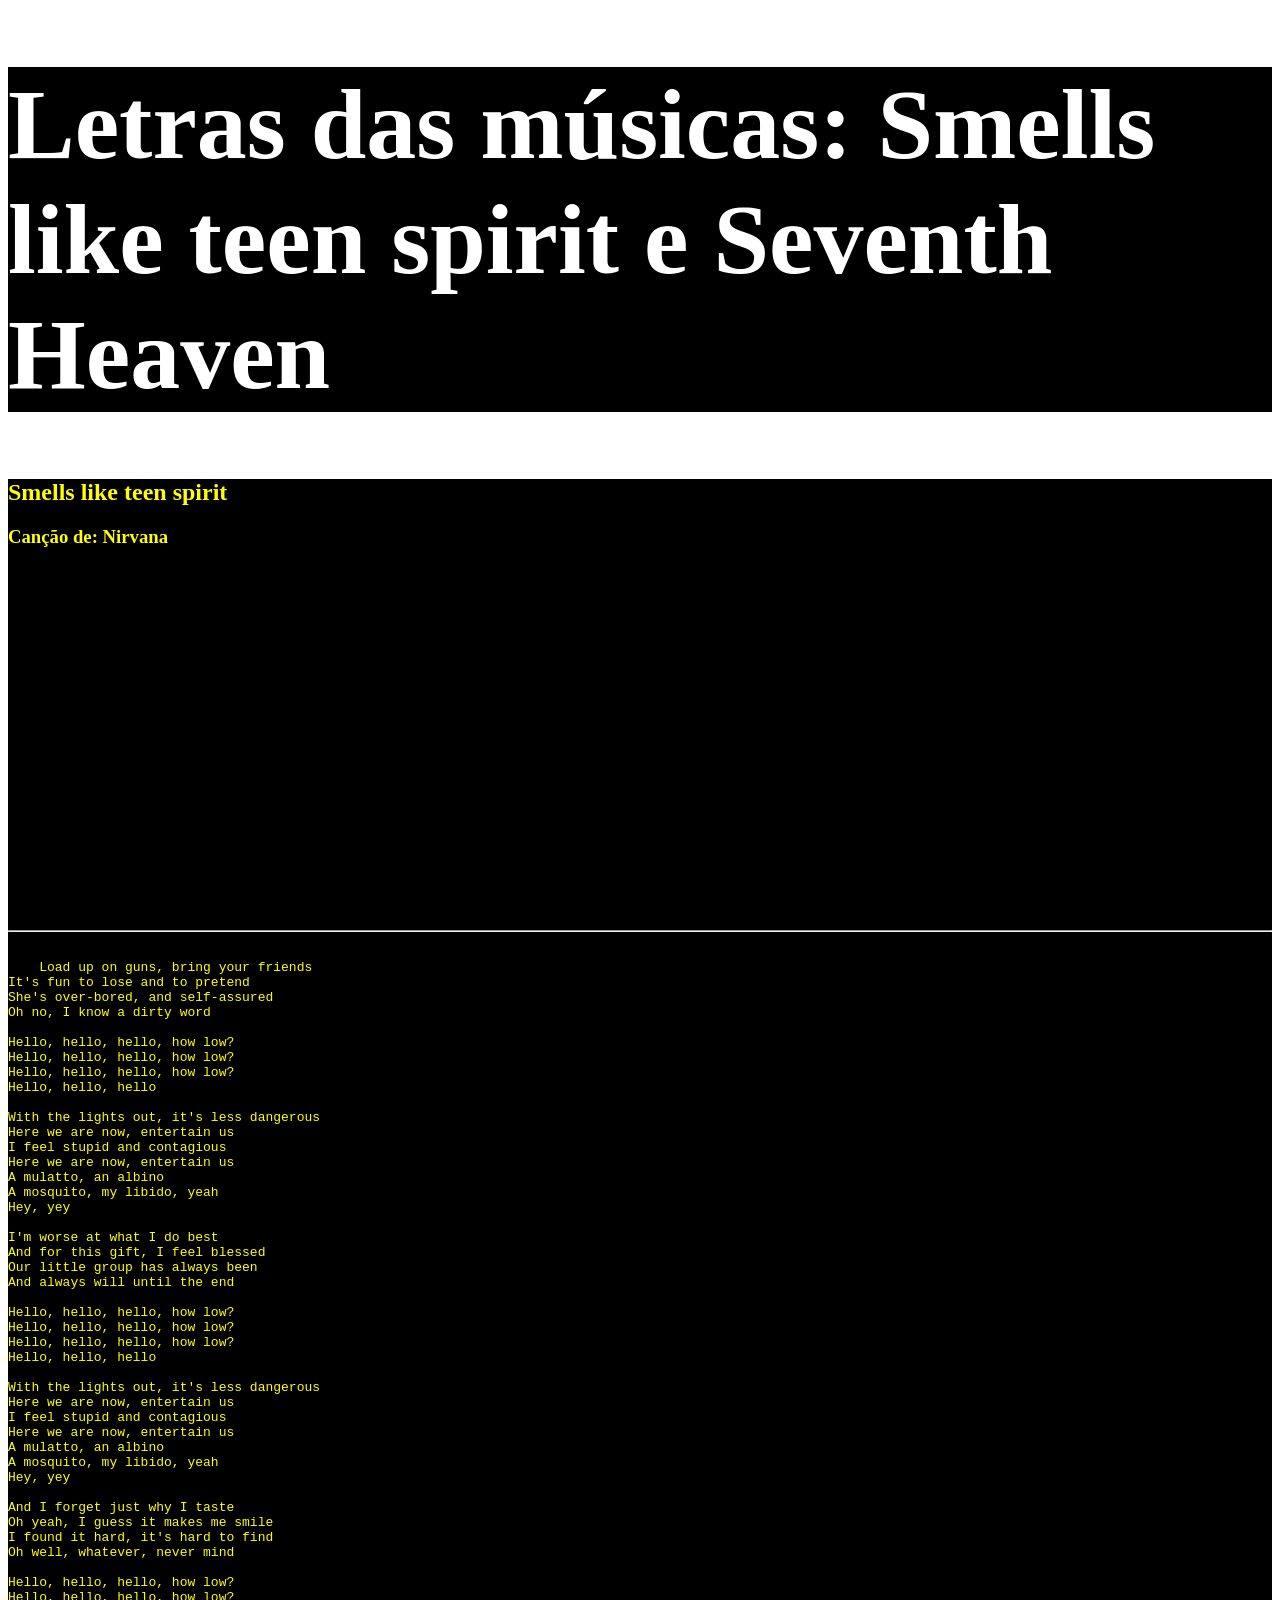
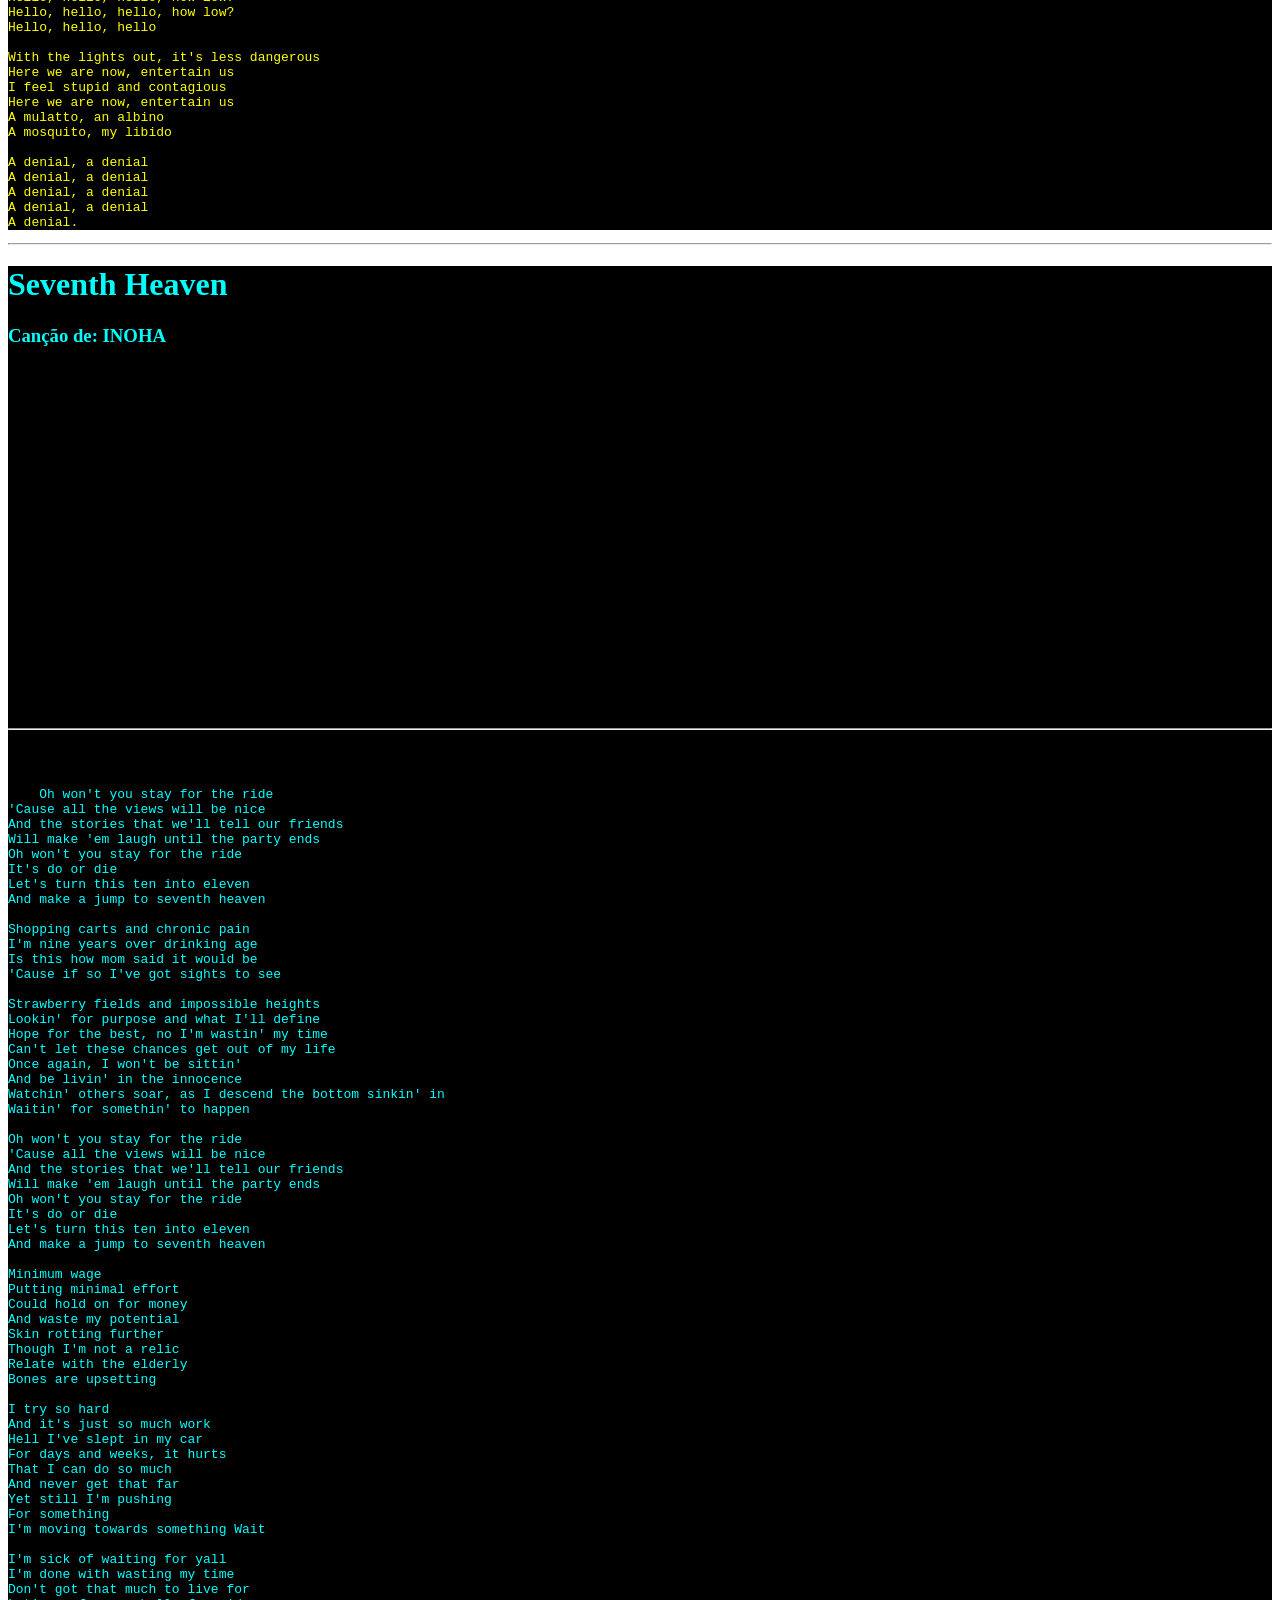
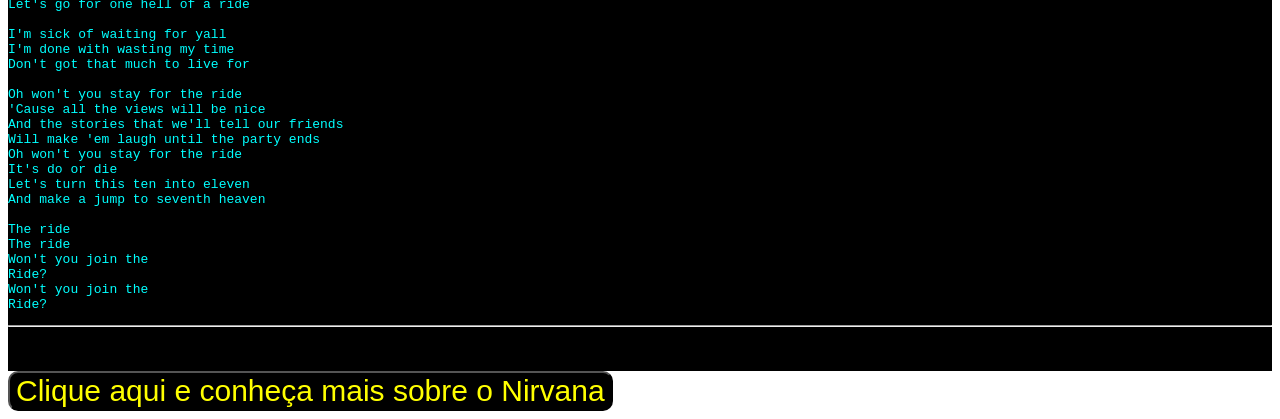
<file: index.html>
<!DOCTYPE html>
<html lang="ptbr">
<head>

    <meta charset="UTF-8">
    <meta name="viewport" content="width=device-width, initial-scale=1.0">
    <link rel="stylesheet" href="style.css">
    <link rel="icon" href="imgs/favicon-rock-icon.jpg">
    <title>Music lirics</title>
</head>



<body>
    
<header>
<h1>Letras das músicas: Smells like teen spirit e Seventh Heaven </h1>

</header>

<main>

<div class="Nirvana">   

<h2> Smells like teen spirit</h2>

<h3>Canção de: Nirvana</h3>

<br>
<br>


<iframe width="560" 
height="315" 
src="https://www.youtube.com/embed/hTWKbfoikeg?si=NFPwsVKjtp-lbOwa" 
title="YouTube video player" 
frameborder="0" 
allow="accelerometer; autoplay; clipboard-write; encrypted-media; gyroscope; picture-in-picture; web-share" 
referrerpolicy="strict-origin-when-cross-origin" 
allowfullscreen>
</iframe>




<hr>



 
    

<pre> 
    Load up on guns, bring your friends
It's fun to lose and to pretend
She's over-bored, and self-assured
Oh no, I know a dirty word

Hello, hello, hello, how low?
Hello, hello, hello, how low?
Hello, hello, hello, how low?
Hello, hello, hello

With the lights out, it's less dangerous
Here we are now, entertain us
I feel stupid and contagious
Here we are now, entertain us
A mulatto, an albino
A mosquito, my libido, yeah
Hey, yey

I'm worse at what I do best
And for this gift, I feel blessed
Our little group has always been
And always will until the end

Hello, hello, hello, how low?
Hello, hello, hello, how low?
Hello, hello, hello, how low?
Hello, hello, hello

With the lights out, it's less dangerous
Here we are now, entertain us
I feel stupid and contagious
Here we are now, entertain us
A mulatto, an albino
A mosquito, my libido, yeah
Hey, yey

And I forget just why I taste
Oh yeah, I guess it makes me smile
I found it hard, it's hard to find
Oh well, whatever, never mind

Hello, hello, hello, how low?
Hello, hello, hello, how low?
Hello, hello, hello, how low?
Hello, hello, hello

With the lights out, it's less dangerous
Here we are now, entertain us
I feel stupid and contagious
Here we are now, entertain us
A mulatto, an albino
A mosquito, my libido

A denial, a denial
A denial, a denial
A denial, a denial
A denial, a denial
A denial.
</pre>

</div>

<hr>

<div class="INOHA">

<h1>Seventh Heaven</h1>

<h3>Canção de: INOHA</h3>

<br>
<br>

<iframe width="560" 
height="315" 
src="https://www.youtube.com/embed/GCW5pDY2PtA?si=IuaI4P9yOhFIWdo-" 
title="YouTube video player" 
frameborder="0" 
allow="accelerometer; autoplay; clipboard-write; encrypted-media; gyroscope; picture-in-picture; web-share" 
referrerpolicy="strict-origin-when-cross-origin" 
allowfullscreen>
</iframe>





<hr>
<br>
<br>
     



<pre>
    Oh won't you stay for the ride
'Cause all the views will be nice
And the stories that we'll tell our friends
Will make 'em laugh until the party ends
Oh won't you stay for the ride
It's do or die
Let's turn this ten into eleven
And make a jump to seventh heaven

Shopping carts and chronic pain
I'm nine years over drinking age
Is this how mom said it would be
'Cause if so I've got sights to see

Strawberry fields and impossible heights
Lookin' for purpose and what I'll define
Hope for the best, no I'm wastin' my time
Can't let these chances get out of my life
Once again, I won't be sittin'
And be livin' in the innocence
Watchin' others soar, as I descend the bottom sinkin' in
Waitin' for somethin' to happen

Oh won't you stay for the ride
'Cause all the views will be nice
And the stories that we'll tell our friends
Will make 'em laugh until the party ends
Oh won't you stay for the ride
It's do or die
Let's turn this ten into eleven
And make a jump to seventh heaven

Minimum wage
Putting minimal effort
Could hold on for money
And waste my potential
Skin rotting further
Though I'm not a relic
Relate with the elderly
Bones are upsetting

I try so hard
And it's just so much work
Hell I've slept in my car
For days and weeks, it hurts
That I can do so much
And never get that far
Yet still I'm pushing
For something
I'm moving towards something Wait

I'm sick of waiting for yall
I'm done with wasting my time
Don't got that much to live for
Let's go for one hell of a ride

I'm sick of waiting for yall
I'm done with wasting my time
Don't got that much to live for

Oh won't you stay for the ride
'Cause all the views will be nice
And the stories that we'll tell our friends
Will make 'em laugh until the party ends
Oh won't you stay for the ride
It's do or die
Let's turn this ten into eleven
And make a jump to seventh heaven

The ride
The ride
Won't you join the
Ride?
Won't you join the
Ride?
</pre>

<hr>
<br>
<br>



</div>

<a href="letras.html">
    <button>
        Clique aqui e conheça mais sobre o Nirvana
    </button>
</a>

</main>

</body>
</html>
</file>
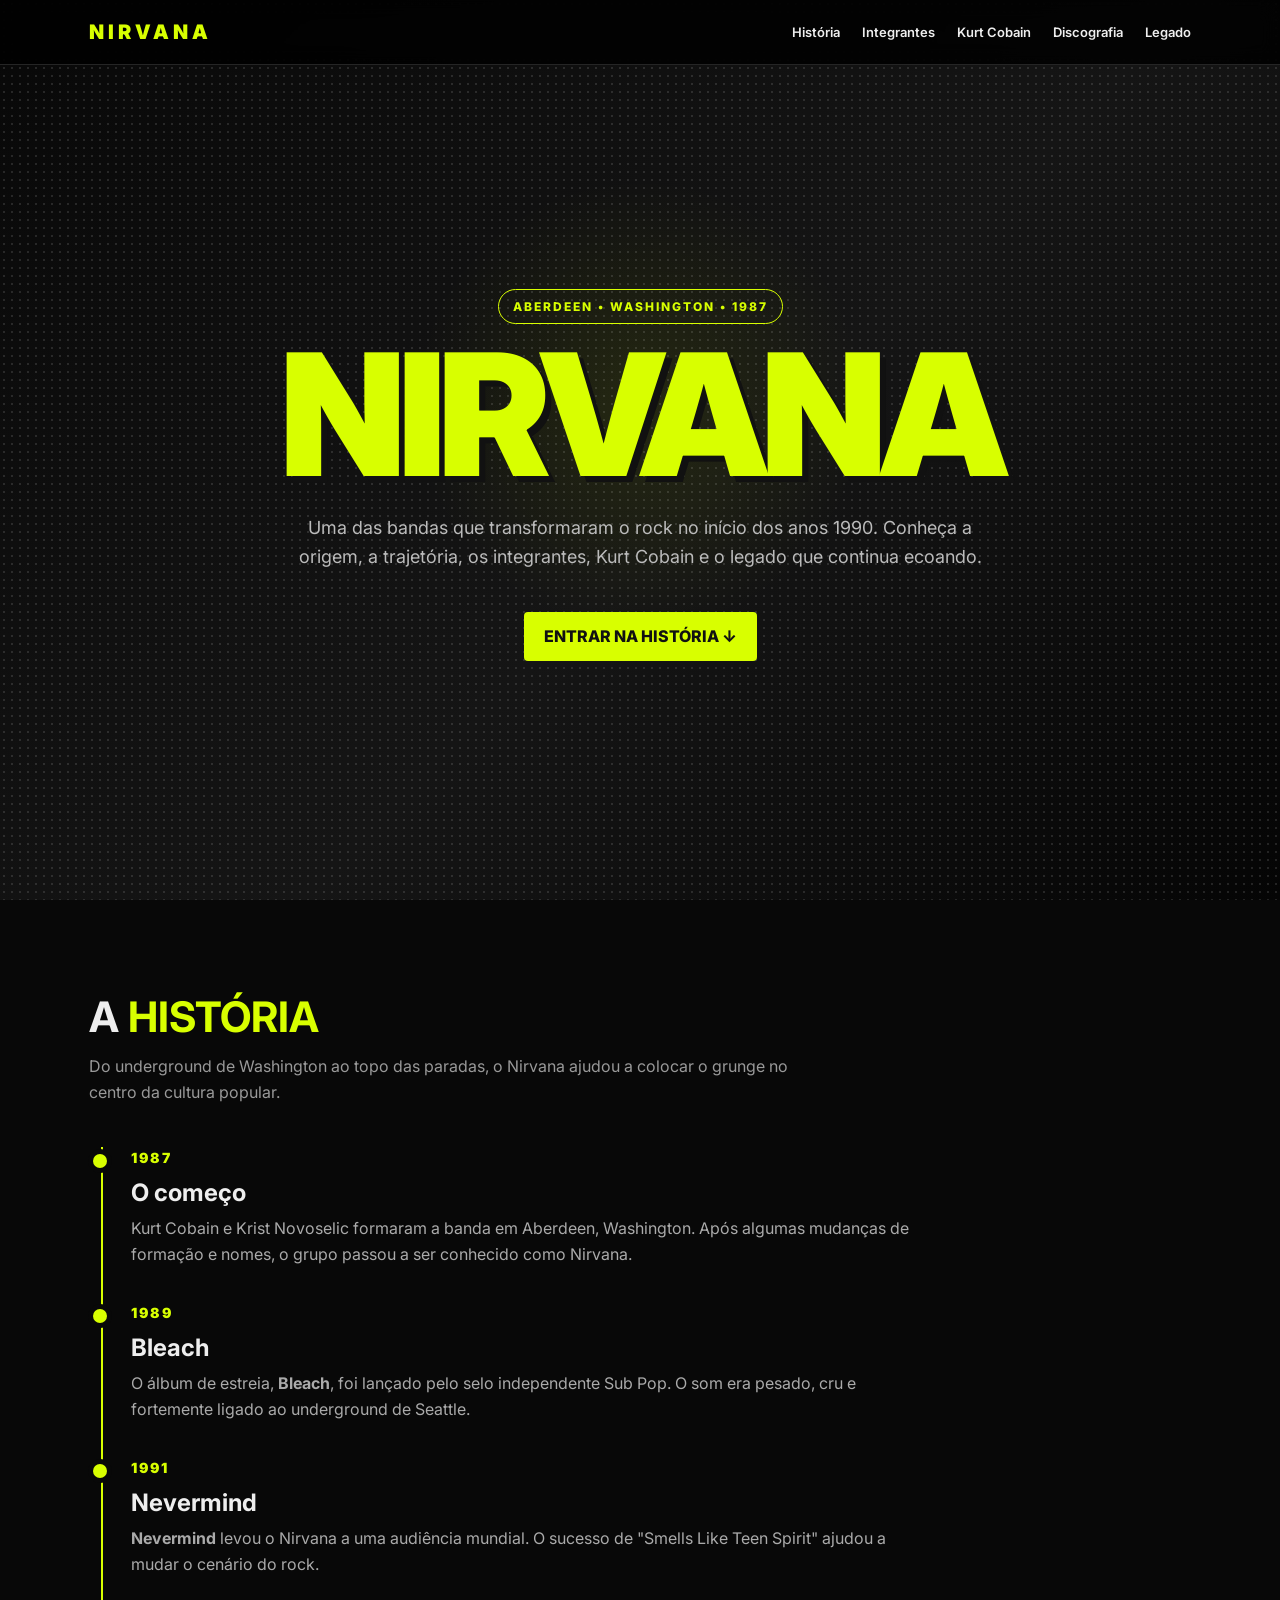
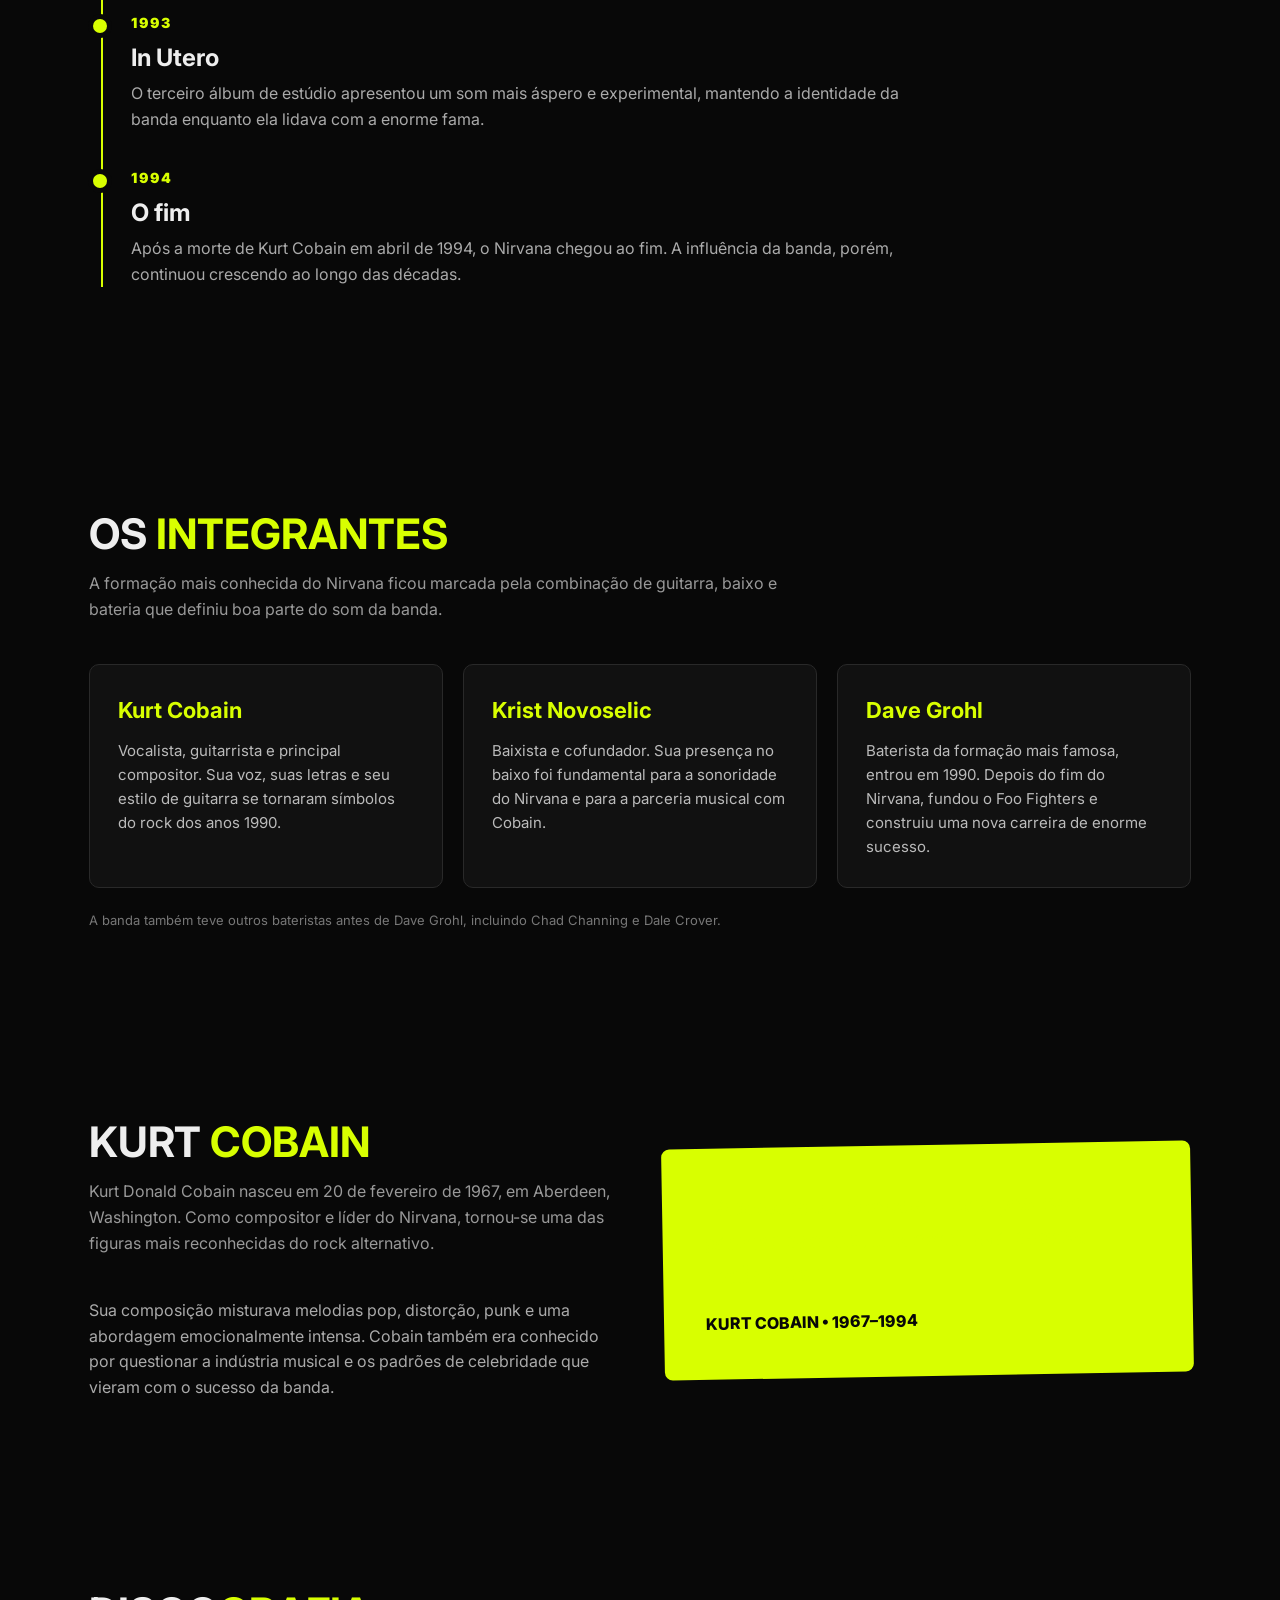
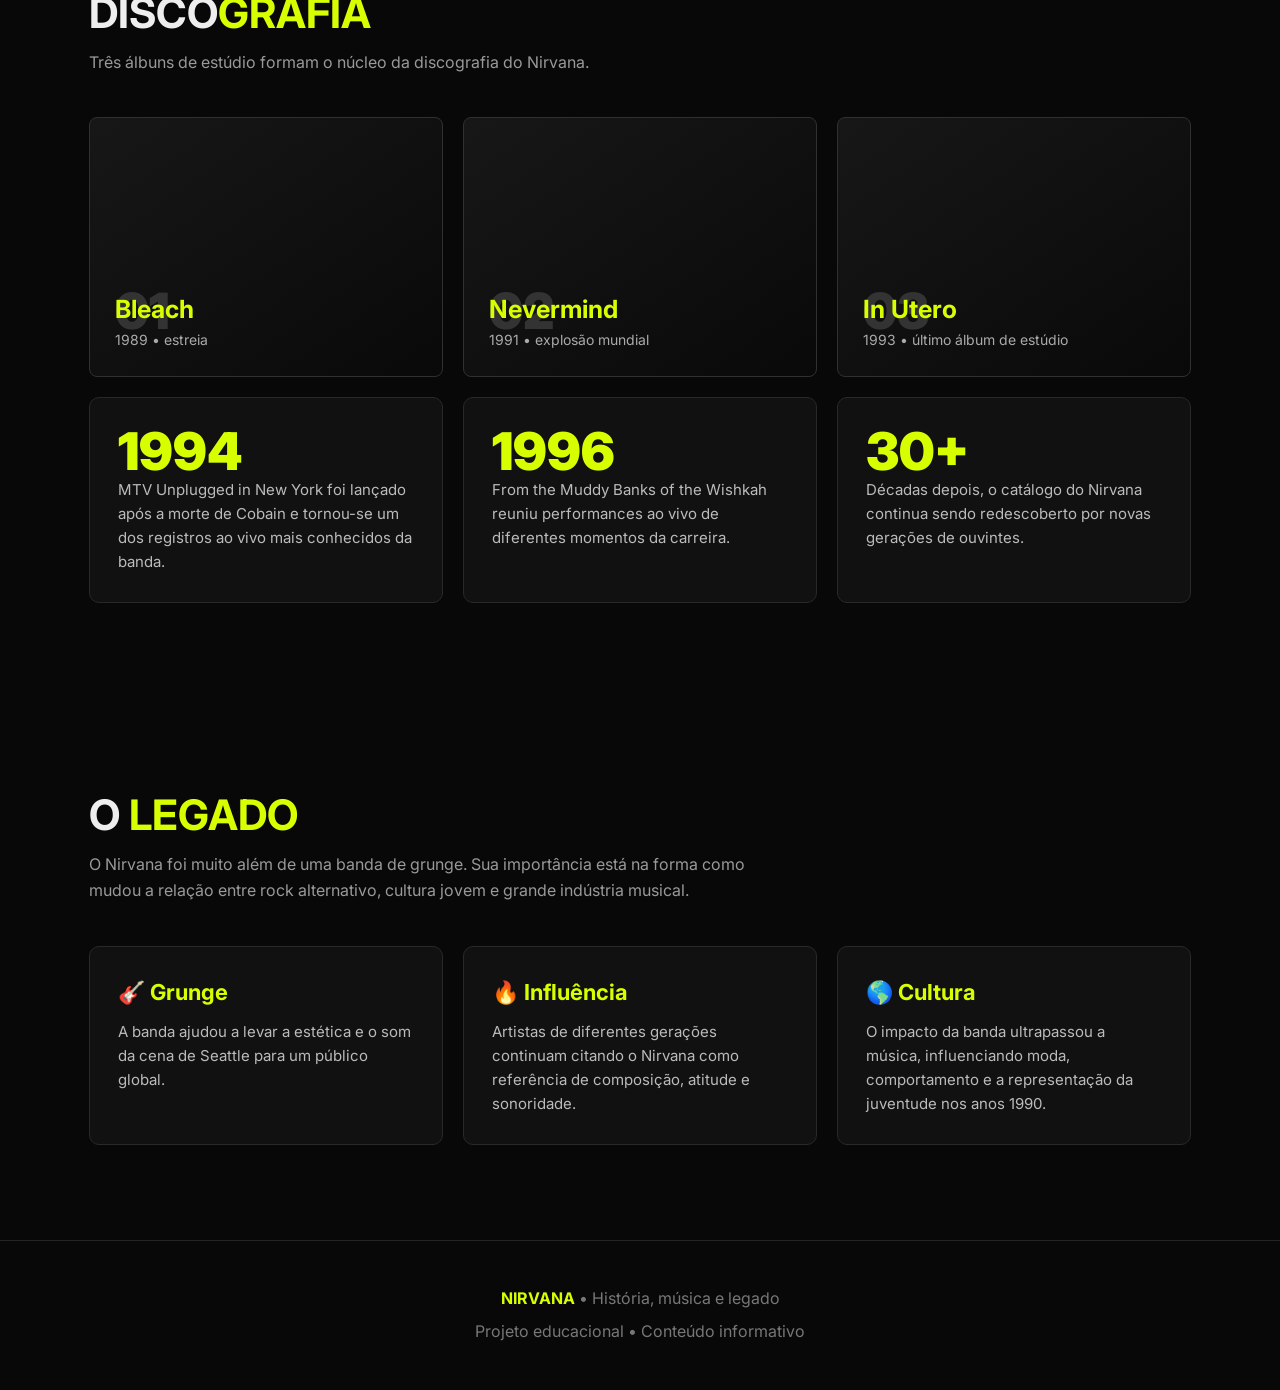
<file: letras.html>
<!doctype html>
<html lang="pt-BR">
  <head>
    <meta charset="UTF-8" />
    <meta name="viewport" content="width=device-width, initial-scale=1.0" />

    <title>NIRVANA | História, Música e Legado</title>

    <meta
      name="description"
      content="Site sobre o Nirvana, sua história, origem, integrantes, Kurt Cobain, discografia e legado."
    />

    <style>
      @import url("https://fonts.googleapis.com/css2?family=Inter:wght@400;600;800;900&family=Permanent+Marker&display=swap");

      * {
        box-sizing: border-box;
        margin: 0;
        padding: 0;
      }

      html {
        scroll-behavior: smooth;
      }

      body {
        font-family: Inter, Arial, sans-serif;
        background: #080808;
        color: #eee;
        line-height: 1.6;
      }

      a {
        text-decoration: none;
        color: inherit;
      }

      /* =========================
   NAVBAR
========================= */

      nav {
        position: fixed;
        top: 0;
        width: 100%;
        z-index: 50;

        background: rgba(0, 0, 0, 0.86);
        backdrop-filter: blur(10px);

        border-bottom: 1px solid #252525;
      }

      .nav-inner {
        max-width: 1150px;
        margin: auto;

        padding: 16px 24px;

        display: flex;
        justify-content: space-between;
        align-items: center;
      }

      .logo {
        font-weight: 900;
        letter-spacing: 4px;
        color: #d8ff00;
        font-size: 20px;
      }

      .nav-links {
        display: flex;
        gap: 22px;

        font-size: 13px;
        font-weight: 600;
      }

      .nav-links a:hover {
        color: #d8ff00;
      }

      /* =========================
   HERO
========================= */

      .hero {
        min-height: 100vh;

        display: flex;
        align-items: center;
        justify-content: center;

        text-align: center;

        padding: 110px 25px 60px;

        position: relative;
        overflow: hidden;

        background:
          radial-gradient(
            circle at 50% 45%,
            rgba(216, 255, 0, 0.09),
            transparent 28%
          ),
          linear-gradient(135deg, #080808, #151515 55%, #050505);
      }

      .hero::before {
        content: "";

        position: absolute;
        inset: 0;

        opacity: 0.12;

        background-image: radial-gradient(#fff 1px, transparent 1px);

        background-size: 8px 8px;
      }

      .hero-content {
        position: relative;
        max-width: 900px;
      }

      .badge {
        display: inline-block;

        border: 1px solid #d8ff00;

        color: #d8ff00;

        padding: 7px 14px;

        border-radius: 20px;

        font-size: 12px;
        font-weight: 800;

        letter-spacing: 2px;

        margin-bottom: 22px;
      }

      h1 {
        font-size: clamp(70px, 15vw, 170px);

        line-height: 0.8;

        letter-spacing: -8px;

        font-weight: 900;

        color: #d8ff00;

        text-shadow: 6px 6px 0 #111;
      }

      .hero p {
        max-width: 700px;

        margin: 32px auto 0;

        color: #bbb;

        font-size: 18px;
      }

      .scroll {
        display: inline-block;

        margin-top: 40px;

        color: #111;

        background: #d8ff00;

        padding: 12px 20px;

        font-weight: 800;

        border-radius: 4px;
      }

      .scroll:hover {
        transform: translateY(-2px);
      }

      /* =========================
   SEÇÕES
========================= */

      section {
        padding: 95px 24px;

        max-width: 1150px;

        margin: auto;
      }

      .section-title {
        font-size: 42px;

        line-height: 1.05;

        margin-bottom: 15px;

        text-transform: uppercase;
      }

      .section-title span {
        color: #d8ff00;
      }

      .subtitle {
        color: #999;

        max-width: 700px;

        margin-bottom: 42px;
      }

      /* =========================
   CARDS
========================= */

      .grid {
        display: grid;

        grid-template-columns: repeat(3, 1fr);

        gap: 20px;
      }

      .card {
        background: #111;

        border: 1px solid #292929;

        padding: 28px;

        border-radius: 10px;

        transition: 0.25s;
      }

      .card:hover {
        transform: translateY(-5px);

        border-color: #d8ff00;
      }

      .card h3 {
        font-size: 22px;

        margin-bottom: 10px;

        color: #d8ff00;
      }

      .card p {
        color: #bbb;

        font-size: 15px;
      }

      /* =========================
   TIMELINE
========================= */

      .timeline {
        border-left: 2px solid #d8ff00;

        margin: 35px 0 0 12px;

        padding-left: 28px;
      }

      .event {
        margin-bottom: 35px;

        position: relative;
      }

      .event::before {
        content: "";

        position: absolute;

        left: -38px;
        top: 7px;

        width: 14px;
        height: 14px;

        background: #d8ff00;

        border-radius: 50%;

        box-shadow: 0 0 0 5px #080808;
      }

      .year {
        font-size: 14px;

        color: #d8ff00;

        font-weight: 900;

        letter-spacing: 2px;
      }

      .event h3 {
        font-size: 24px;

        margin: 4px 0;
      }

      .event p {
        color: #aaa;

        max-width: 800px;
      }

      /* =========================
   KURT COBAIN
========================= */

      .kurt {
        display: grid;

        grid-template-columns: 1fr 1fr;

        gap: 45px;

        align-items: center;
      }

      .kurt-box {
        background: #d8ff00;

        color: #080808;

        padding: 42px;

        border-radius: 8px;

        transform: rotate(-1deg);
      }

      .kurt-box h3 {
        font-size: 48px;

        line-height: 1;

        margin-bottom: 15px;
      }

      .quote {
        font-family: "Permanent Marker", cursive;

        font-size: 25px;

        line-height: 1.35;

        color: #d8ff00;
      }

      /* =========================
   DISCOGRAFIA
========================= */

      .albums {
        display: grid;

        grid-template-columns: repeat(3, 1fr);

        gap: 20px;
      }

      .album {
        min-height: 260px;

        padding: 25px;

        display: flex;

        flex-direction: column;

        justify-content: flex-end;

        border: 1px solid #303030;

        border-radius: 8px;

        background: linear-gradient(145deg, #171717, #090909);
      }

      .album .num {
        font-size: 50px;

        font-weight: 900;

        color: #333;

        position: absolute;
      }

      .album h3 {
        font-size: 25px;

        color: #d8ff00;

        position: relative;
      }

      .album p {
        color: #aaa;

        font-size: 14px;

        position: relative;
      }

      /* =========================
   NÚMEROS
========================= */

      .fact {
        font-size: 52px;

        font-weight: 900;

        color: #d8ff00;

        line-height: 1;
      }

      /* =========================
   FOOTER
========================= */

      footer {
        border-top: 1px solid #242424;

        text-align: center;

        padding: 45px 20px;

        color: #777;
      }

      footer strong {
        color: #d8ff00;
      }

      /* =========================
   RESPONSIVO
========================= */

      @media (max-width: 800px) {
        .nav-links {
          display: none;
        }

        .grid,
        .albums {
          grid-template-columns: 1fr;
        }

        .kurt {
          grid-template-columns: 1fr;
        }

        section {
          padding: 70px 20px;
        }

        .section-title {
          font-size: 34px;
        }

        .hero p {
          font-size: 16px;
        }
      }
    </style>
  </head>

  <body>
    <!-- =========================
     NAVBAR
========================= -->

    <nav>
      <div class="nav-inner">
        <a class="logo" href="#inicio"> NIRVANA </a>

        <div class="nav-links">
          <a href="#historia"> História </a>

          <a href="#integrantes"> Integrantes </a>

          <a href="#kurt"> Kurt Cobain </a>

          <a href="#discografia"> Discografia </a>

          <a href="#legado"> Legado </a>
        </div>
      </div>
    </nav>

    <!-- =========================
     HERO
========================= -->

    <header class="hero" id="inicio">
      <div class="hero-content">
        <div class="badge">ABERDEEN • WASHINGTON • 1987</div>

        <h1>NIRVANA</h1>

        <p>
          Uma das bandas que transformaram o rock no início dos anos 1990.
          Conheça a origem, a trajetória, os integrantes, Kurt Cobain e o legado
          que continua ecoando.
        </p>

        <a class="scroll" href="#historia"> ENTRAR NA HISTÓRIA ↓ </a>
      </div>
    </header>

    <!-- =========================
     HISTÓRIA
========================= -->

    <section id="historia">
      <h2 class="section-title">A <span>história</span></h2>

      <p class="subtitle">
        Do underground de Washington ao topo das paradas, o Nirvana ajudou a
        colocar o grunge no centro da cultura popular.
      </p>

      <div class="timeline">
        <div class="event">
          <div class="year">1987</div>

          <h3>O começo</h3>

          <p>
            Kurt Cobain e Krist Novoselic formaram a banda em Aberdeen,
            Washington. Após algumas mudanças de formação e nomes, o grupo
            passou a ser conhecido como Nirvana.
          </p>
        </div>

        <div class="event">
          <div class="year">1989</div>

          <h3>Bleach</h3>

          <p>
            O álbum de estreia,
            <strong>Bleach</strong>, foi lançado pelo selo independente Sub Pop.
            O som era pesado, cru e fortemente ligado ao underground de Seattle.
          </p>
        </div>

        <div class="event">
          <div class="year">1991</div>

          <h3>Nevermind</h3>

          <p>
            <strong>Nevermind</strong>
            levou o Nirvana a uma audiência mundial. O sucesso de "Smells Like
            Teen Spirit" ajudou a mudar o cenário do rock.
          </p>
        </div>

        <div class="event">
          <div class="year">1993</div>

          <h3>In Utero</h3>

          <p>
            O terceiro álbum de estúdio apresentou um som mais áspero e
            experimental, mantendo a identidade da banda enquanto ela lidava com
            a enorme fama.
          </p>
        </div>

        <div class="event">
          <div class="year">1994</div>

          <h3>O fim</h3>

          <p>
            Após a morte de Kurt Cobain em abril de 1994, o Nirvana chegou ao
            fim. A influência da banda, porém, continuou crescendo ao longo das
            décadas.
          </p>
        </div>
      </div>
    </section>

    <!-- =========================
     INTEGRANTES
========================= -->

    <section id="integrantes">
      <h2 class="section-title">Os <span>integrantes</span></h2>

      <p class="subtitle">
        A formação mais conhecida do Nirvana ficou marcada pela combinação de
        guitarra, baixo e bateria que definiu boa parte do som da banda.
      </p>

      <div class="grid">
        <article class="card">
          <h3>Kurt Cobain</h3>

          <p>
            Vocalista, guitarrista e principal compositor. Sua voz, suas letras
            e seu estilo de guitarra se tornaram símbolos do rock dos anos 1990.
          </p>
        </article>

        <article class="card">
          <h3>Krist Novoselic</h3>

          <p>
            Baixista e cofundador. Sua presença no baixo foi fundamental para a
            sonoridade do Nirvana e para a parceria musical com Cobain.
          </p>
        </article>

        <article class="card">
          <h3>Dave Grohl</h3>

          <p>
            Baterista da formação mais famosa, entrou em 1990. Depois do fim do
            Nirvana, fundou o Foo Fighters e construiu uma nova carreira de
            enorme sucesso.
          </p>
        </article>
      </div>

      <p style="margin-top: 22px; color: #777; font-size: 13px">
        A banda também teve outros bateristas antes de Dave Grohl, incluindo
        Chad Channing e Dale Crover.
      </p>
    </section>

    <!-- =========================
     KURT COBAIN
========================= -->

    <section id="kurt">
      <div class="kurt">
        <div>
          <h2 class="section-title">Kurt <span>Cobain</span></h2>

          <p class="subtitle">
            Kurt Donald Cobain nasceu em 20 de fevereiro de 1967, em Aberdeen,
            Washington. Como compositor e líder do Nirvana, tornou-se uma das
            figuras mais reconhecidas do rock alternativo.
          </p>

          <p style="color: #aaa">
            Sua composição misturava melodias pop, distorção, punk e uma
            abordagem emocionalmente intensa. Cobain também era conhecido por
            questionar a indústria musical e os padrões de celebridade que
            vieram com o sucesso da banda.
          </p>
        </div>

        <div class="kurt-box">
          <div class="quote">
            "A música do Nirvana nunca precisou parecer perfeita. Ela precisava
            parecer verdadeira."
          </div>

          <p style="margin-top: 20px; font-weight: 800">
            KURT COBAIN • 1967–1994
          </p>
        </div>
      </div>
    </section>

    <!-- =========================
     DISCOGRAFIA
========================= -->

    <section id="discografia">
      <h2 class="section-title">Disco<span>grafia</span></h2>

      <p class="subtitle">
        Três álbuns de estúdio formam o núcleo da discografia do Nirvana.
      </p>

      <div class="albums">
        <article class="album">
          <span class="num"> 01 </span>

          <h3>Bleach</h3>

          <p>1989 • estreia</p>
        </article>

        <article class="album">
          <span class="num"> 02 </span>

          <h3>Nevermind</h3>

          <p>1991 • explosão mundial</p>
        </article>

        <article class="album">
          <span class="num"> 03 </span>

          <h3>In Utero</h3>

          <p>1993 • último álbum de estúdio</p>
        </article>
      </div>

      <div class="grid" style="margin-top: 20px">
        <article class="card">
          <div class="fact">1994</div>

          <p>
            MTV Unplugged in New York foi lançado após a morte de Cobain e
            tornou-se um dos registros ao vivo mais conhecidos da banda.
          </p>
        </article>

        <article class="card">
          <div class="fact">1996</div>

          <p>
            From the Muddy Banks of the Wishkah reuniu performances ao vivo de
            diferentes momentos da carreira.
          </p>
        </article>

        <article class="card">
          <div class="fact">30+</div>

          <p>
            Décadas depois, o catálogo do Nirvana continua sendo redescoberto
            por novas gerações de ouvintes.
          </p>
        </article>
      </div>
    </section>

    <!-- =========================
     LEGADO
========================= -->

    <section id="legado">
      <h2 class="section-title">O <span>legado</span></h2>

      <p class="subtitle">
        O Nirvana foi muito além de uma banda de grunge. Sua importância está na
        forma como mudou a relação entre rock alternativo, cultura jovem e
        grande indústria musical.
      </p>

      <div class="grid">
        <article class="card">
          <h3>🎸 Grunge</h3>

          <p>
            A banda ajudou a levar a estética e o som da cena de Seattle para um
            público global.
          </p>
        </article>

        <article class="card">
          <h3>🔥 Influência</h3>

          <p>
            Artistas de diferentes gerações continuam citando o Nirvana como
            referência de composição, atitude e sonoridade.
          </p>
        </article>

        <article class="card">
          <h3>🌎 Cultura</h3>

          <p>
            O impacto da banda ultrapassou a música, influenciando moda,
            comportamento e a representação da juventude nos anos 1990.
          </p>
        </article>
      </div>
    </section>

    <!-- =========================
     FOOTER
========================= -->

    <footer>
      <p>
        <strong>NIRVANA</strong>
        • História, música e legado
      </p>

      <p style="margin-top: 8px">Projeto educacional • Conteúdo informativo</p>
    </footer>
  </body>
</html>
</file>
<file: style.css>
header {
    font-size: 50px;
    background-color: #000000;
    color: white;
} 
.INOHA {
background-color: #000000;
color:aqua ;
} 
.Nirvana {
    background-color: #000000;
    color: #FFFF00;

}
button {
    font-size: 30px;
    border-radius: 10px;
    background-color: #000000;
    color: #FFFF00;

}
</file>
